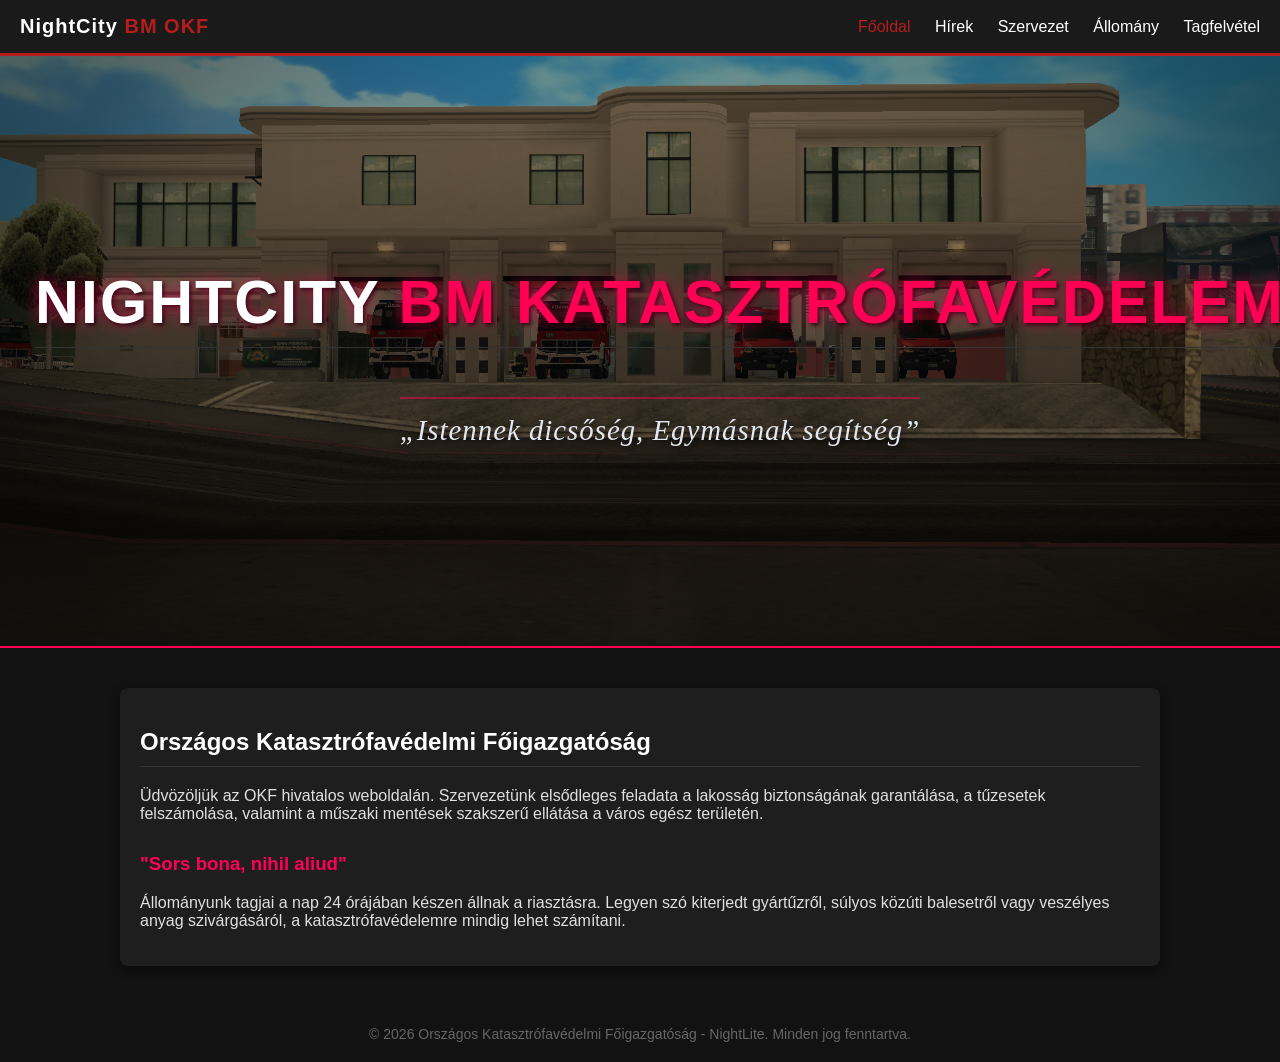
<file: OKF/index.html>
<!DOCTYPE html>
<html lang="hu">
<head>
    <meta charset="UTF-8">
    <meta name="viewport" content="width=device-width, initial-scale=1.0">
    <title>OKF - Főoldal</title>
    <link rel="stylesheet" href="style.css">
    <style>
        /* Főoldali Laktanya Háttér (Hero szekció a szövegekkel együtt) */
        .hero-banner {
            position: relative;
            width: 100%;
            height: 550px; /* A kép magassága a főoldalon */
            /* A képedet használjuk háttérnek, és teszünk rá egy sötétítést, hogy a szöveg tökéletesen olvasható legyen */
            background-image: linear-gradient(rgba(0, 0, 0, 0.4), rgba(0, 0, 0, 0.75)), url('lol.png');
            background-size: cover;
            background-position: center;
            display: flex;
            flex-direction: column;
            justify-content: center;
            align-items: center;
            text-align: center;
            padding: 20px;
            border-bottom: 2px solid #ff0055; /* NightCity neonvörös elválasztó csík az alján */
        }

        /* Főcím stílusa a képen (Élő szöveg) */
        .hero-cim {
            color: #ffffff;
            font-family: 'Arial', sans-serif;
            font-size: 3.8rem;
            font-weight: bold;
            text-transform: uppercase;
            letter-spacing: 2px;
            margin-bottom: 20px;
            text-shadow: 0 0 15px rgba(255, 0, 85, 0.6), 2px 2px 4px rgba(0,0,0,0.9);
        }

        .hero-cim span {
            color: #ff0055; /* Neonvörös kiemelés */
        }

        /* A kért Tűzoltó jelmondat stílusa (Élő szöveg) */
        .hero-jelmondat {
            color: #e2e8f0;
            font-family: 'Georgia', serif;
            font-size: 1.8rem;
            font-style: italic;
            letter-spacing: 1px;
            text-shadow: 2px 2px 8px rgba(0, 0, 0, 0.9);
            border-top: 2px solid rgba(255, 0, 85, 0.5);
            padding-top: 15px;
            max-width: 800px;
        }

        /* Kisebb igazítás a tartalomnak a banner alatt */
        .main-content {
            margin-top: 40px;
        }
    </style>
</head>
<body>

    <header>
        <div class="logo">NightCity <span>BM OKF</span></div>
        <nav>
            <a href="index.html" class="active">Főoldal</a>
            <a href="hirek.html">Hírek</a>
            <a href="szervezet.html">Szervezet</a>
            <a href="allomany.html">Állomány</a>
            <a href="tgf.html">Tagfelvétel</a>
        </nav>
    </header>

    <!-- HÁTTÉRKÉP + A RÁÍRT SZÖVEGEK EGYÜTT -->
    <div class="hero-banner">
        <h1 class="hero-cim">NightCity <span>BM Katasztrófavédelem</span></h1>
        <p class="hero-jelmondat">„Istennek dicsőség, Egymásnak segítség”</p>
    </div>

    <!-- ALSÓ TARTALMI RÉSZ -->
    <div class="container main-content">
        <h2>Országos Katasztrófavédelmi Főigazgatóság</h2>
        <p>Üdvözöljük az OKF hivatalos weboldalán. Szervezetünk elsődleges feladata a lakosság biztonságának garantálása, a tűzesetek felszámolása, valamint a műszaki mentések szakszerű ellátása a város egész területén.</p>
        
        <h3 style="margin-top: 30px; color: #ff0055;">"Sors bona, nihil aliud"</h3>
        <p>Állományunk tagjai a nap 24 órájában készen állnak a riasztásra. Legyen szó kiterjedt gyártűzről, súlyos közúti balesetről vagy veszélyes anyag szivárgásáról, a katasztrófavédelemre mindig lehet számítani.</p>
    </div>

    <footer>
        &copy; 2026 Országos Katasztrófavédelmi Főigazgatóság - NightLite. Minden jog fenntartva.
    </footer>

</body>
</html>
</file>
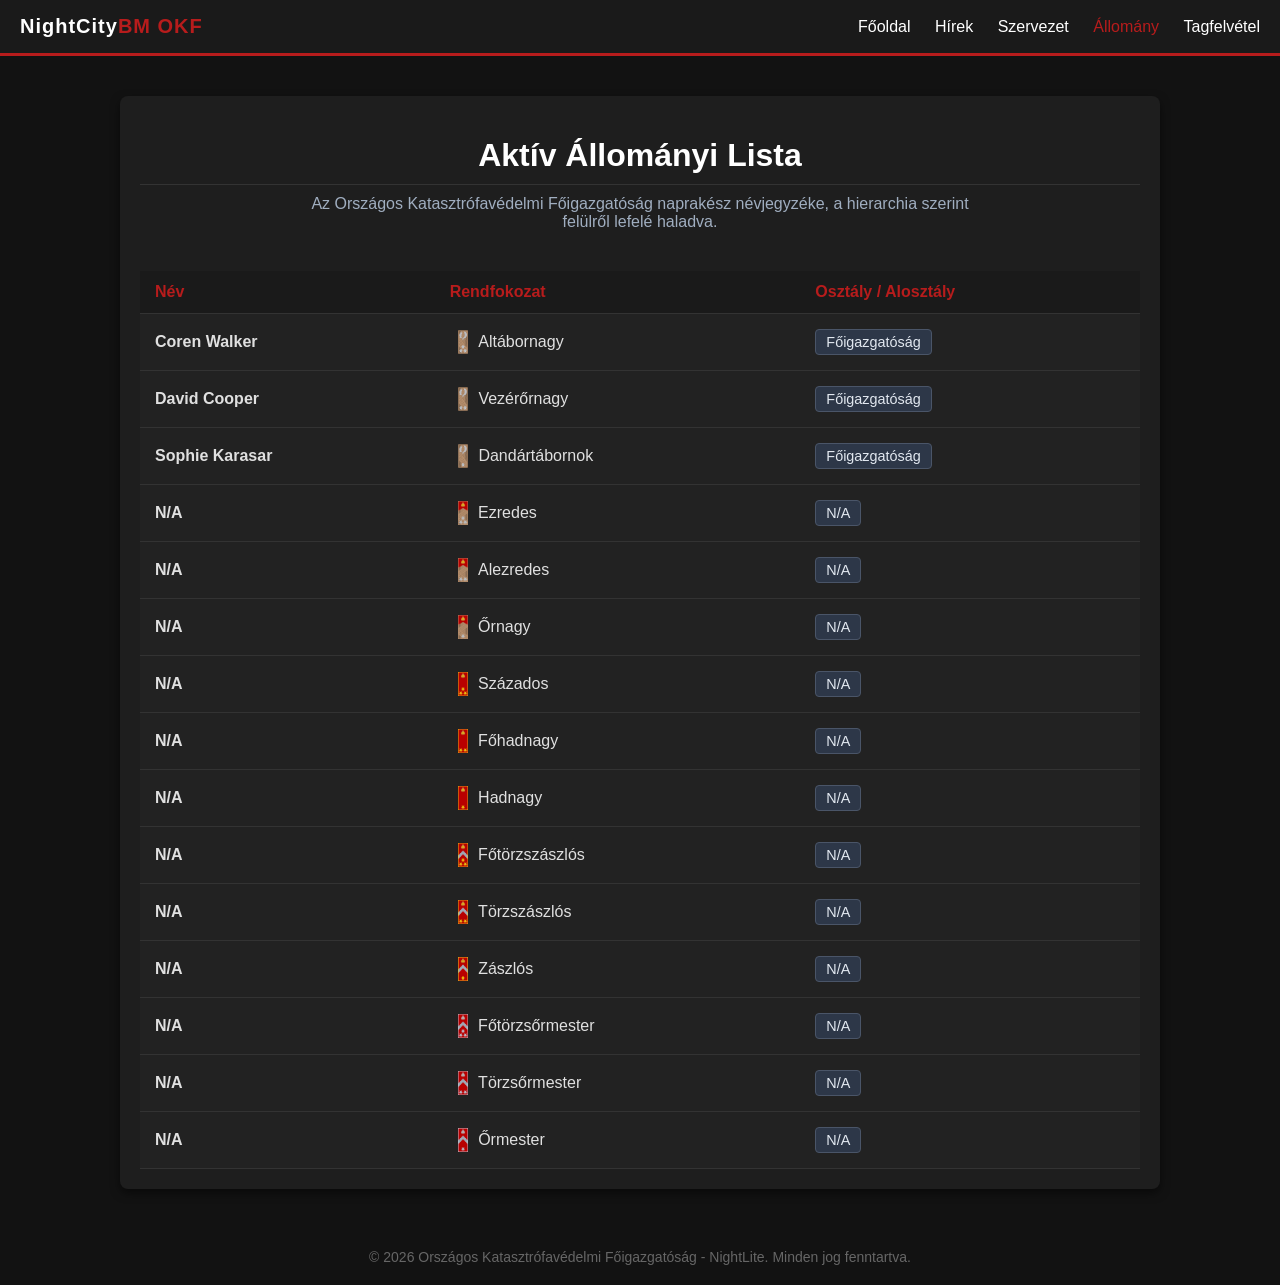
<file: OKF/allomany.html>
<!DOCTYPE html>
<html lang="hu">
<head>
    <meta charset="UTF-8">
    <meta name="viewport" content="width=device-width, initial-scale=1.0">
    <title>OKF - Aktív Állomány</title>
    <link rel="stylesheet" href="style.css">
    <style>
        /* A táblázatban lévő képek stílusa és a hover effekt */
        .rang-elem {
            display: flex;
            align-items: center;
            gap: 10px;
            padding: 4px 8px;
            border-radius: 4px;
            transition: all 0.25s ease;
            cursor: default;
            width: fit-content;
        }
        .rang-jelveny {
            height: 24px;
            width: auto;
            object-fit: contain;
        }

        /* Hover effektek a rendfokozatokra a listán belül */
        .rang-elem:hover {
            background-color: rgba(255, 0, 85, 0.1);
            transform: translateX(5px);
        }
        .rang-elem:hover .rang-jelveny {
            transform: scale(1.15);
            filter: drop-shadow(0 0 8px rgba(255, 0, 85, 0.6));
        }
        .rang-elem:hover span {
            color: #ffffff;
            font-weight: bold;
        }

        /* Osztály badge-ek extra formázása */
        .osztaly-badge {
            background-color: #2d3748;
            color: #e2e8f0;
            padding: 4px 10px;
            border-radius: 4px;
            font-size: 0.9em;
            border: 1px solid #4a5568;
            display: inline-block;
        }
        
        tr:hover .osztaly-badge {
            border-color: #ff0055;
            color: #fff;
            transition: all 0.3s ease;
        }
    </style>
</head>
<body>

    <header>
        <div class="logo">NightCity<span>BM OKF</span></div>
        <nav>
            <a href="index.html">Főoldal</a>
            <a href="hirek.html">Hírek</a>
            <a href="szervezet.html">Szervezet</a>
            <a href="allomany.html" class="active">Állomány</a>
            <a href="tgf.html">Tagfelvétel</a>
        </nav>
    </header>

    <div class="container">
        <h1 style="text-align: center; margin-bottom: 10px;">Aktív Állományi Lista</h1>
        <p style="text-align: center; color: #a0aec0; max-width: 700px; margin: 0 auto 40px auto;">
            Az Országos Katasztrófavédelmi Főigazgatóság naprakész névjegyzéke, a hierarchia szerint felülről lefelé haladva.
        </p>

        <div class="alosztaly-resz">
            <table class="rang-tabla">
                <thead>
                    <tr>
                        <th>Név</th>
                        <th>Rendfokozat</th>
                        <th>Osztály / Alosztály</th>
                    </tr>
                </thead>
                <tbody>
                    
                    <tr>
                        <td><strong>Coren Walker</strong></td>
                        <td>
                            <div class="rang-elem">
                                <img src="rangok/altabornagy.png" alt="Altábornagy" class="rang-jelveny">
                                <span>Altábornagy</span>
                            </div>
                        </td>
                        <td><span class="osztaly-badge">Főigazgatóság</span></td>
                    </tr>
                    <tr>
                        <td><strong>David Cooper</strong></td>
                        <td>
                            <div class="rang-elem">
                                <img src="rangok/vezerornagy.png" alt="Vezérőrnagy" class="rang-jelveny">
                                <span>Vezérőrnagy</span>
                            </div>
                        </td>
                        <td><span class="osztaly-badge">Főigazgatóság</span></td>
                    </tr>
                    <tr>
                        <td><strong>Sophie Karasar</strong></td>
                        <td>
                            <div class="rang-elem">
                                <img src="rangok/dandartabornok.png" alt="Dandártábornok" class="rang-jelveny">
                                <span>Dandártábornok</span>
                            </div>
                        </td>
                        <td><span class="osztaly-badge">Főigazgatóság</span></td>
                    </tr>

                    <tr>
                        <td><strong>N/A</strong></td>
                        <td>
                            <div class="rang-elem">
                                <img src="rangok/ezredes.png" alt="Ezredes" class="rang-jelveny">
                                <span>Ezredes</span>
                            </div>
                        </td>
                        <td><span class="osztaly-badge">N/A</span></td>
                    </tr>
                    <tr>
                        <td><strong>N/A</strong></td>
                        <td>
                            <div class="rang-elem">
                                <img src="rangok/alezredes.png" alt="Alezredes" class="rang-jelveny">
                                <span>Alezredes</span>
                            </div>
                        </td>
                        <td><span class="osztaly-badge">N/A</span></td>
                    </tr>
                    <tr>
                        <td><strong>N/A</strong></td>
                        <td>
                            <div class="rang-elem">
                                <img src="rangok/ornagy.png" alt="Őrnagy" class="rang-jelveny">
                                <span>Őrnagy</span>
                            </div>
                        </td>
                        <td><span class="osztaly-badge">N/A</span></td>
                    </tr>

                    <tr>
                        <td><strong>N/A</strong></td>
                        <td>
                            <div class="rang-elem">
                                <img src="rangok/szazados.png" alt="Százados" class="rang-jelveny">
                                <span>Százados</span>
                            </div>
                        </td>
                        <td><span class="osztaly-badge">N/A</span></td>
                    </tr>
                    <tr>
                        <td><strong>N/A</strong></td>
                        <td>
                            <div class="rang-elem">
                                <img src="rangok/fohadnagy.png" alt="Főhadnagy" class="rang-jelveny">
                                <span>Főhadnagy</span>
                            </div>
                        </td>
                        <td><span class="osztaly-badge">N/A</span></td>
                    </tr>
                    <tr>
                        <td><strong>N/A</strong></td>
                        <td>
                            <div class="rang-elem">
                                <img src="rangok/hadnagy.png" alt="Hadnagy" class="rang-jelveny">
                                <span>Hadnagy</span>
                            </div>
                        </td>
                        <td><span class="osztaly-badge">N/A</span></td>
                    </tr>

                    <tr>
                        <td><strong>N/A</strong></td>
                        <td>
                            <div class="rang-elem">
                                <img src="rangok/fotorzszaszlos.png" alt="Főtörzszászlós" class="rang-jelveny">
                                <span>Főtörzszászlós</span>
                            </div>
                        </td>
                        <td><span class="osztaly-badge">N/A</span></td>
                    </tr>
                    <tr>
                        <td><strong>N/A</strong></td>
                        <td>
                            <div class="rang-elem">
                                <img src="rangok/torzszaszlos.png" alt="Törzszászlós" class="rang-jelveny">
                                <span>Törzszászlós</span>
                            </div>
                        </td>
                        <td><span class="osztaly-badge">N/A</span></td>
                    </tr>
                    <tr>
                        <td><strong>N/A</strong></td>
                        <td>
                            <div class="rang-elem">
                                <img src="rangok/zaszlos.png" alt="Zászlós" class="rang-jelveny">
                                <span>Zászlós</span>
                            </div>
                        </td>
                        <td><span class="osztaly-badge">N/A</span></td>
                    </tr>

                    <tr>
                        <td><strong>N/A</strong></td>
                        <td>
                            <div class="rang-elem">
                                <img src="rangok/fotorzsormester.png" alt="Főtörzsőrmester" class="rang-jelveny">
                                <span>Főtörzsőrmester</span>
                            </div>
                        </td>
                        <td><span class="osztaly-badge">N/A</span></td>
                    </tr>
                    <tr>
                        <td><strong>N/A</strong></td>
                        <td>
                            <div class="rang-elem">
                                <img src="rangok/torzsormester.png" alt="Törzsőrmester" class="rang-jelveny">
                                <span>Törzsőrmester</span>
                            </div>
                        </td>
                        <td><span class="osztaly-badge">N/A</span></td>
                    </tr>
                    <tr>
                        <td><strong>N/A</strong></td>
                        <td>
                            <div class="rang-elem">
                                <img src="rangok/ormester.png" alt="Őrmester" class="rang-jelveny">
                                <span>Őrmester</span>
                            </div>
                        </td>
                        <td><span class="osztaly-badge">N/A</span></td>
                    </tr>

                </tbody>
            </table>
        </div>
    </div>

    <footer>
        &copy; 2026 Országos Katasztrófavédelmi Főigazgatóság - NightLite. Minden jog fenntartva.
    </footer>

</body>
</html>
</file>
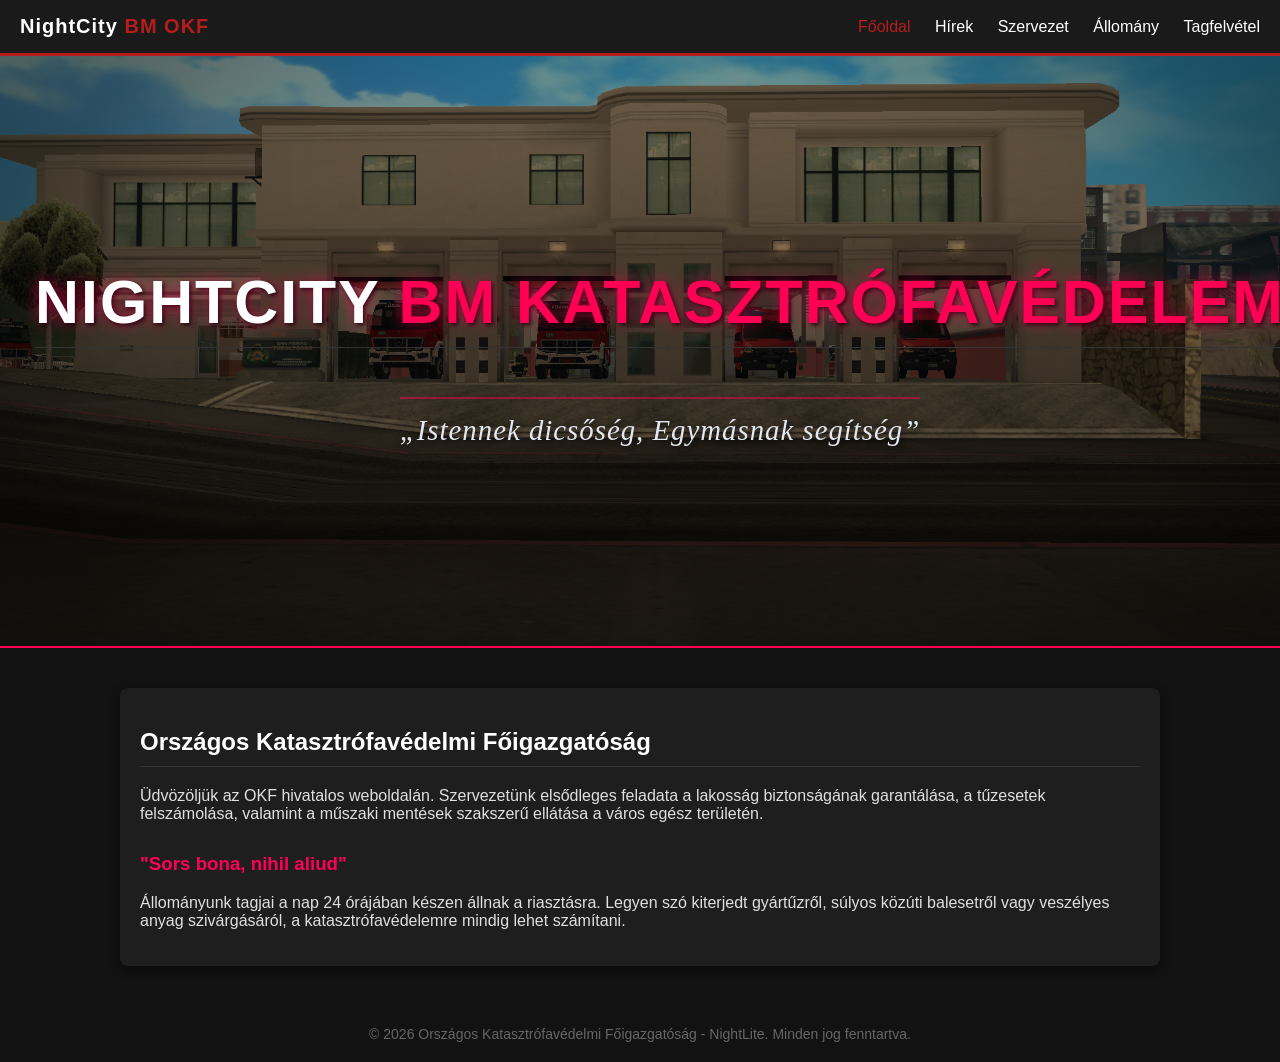
<file: OKF/fooldal.html>
<!DOCTYPE html>
<html lang="hu">
<head>
    <meta charset="UTF-8">
    <meta name="viewport" content="width=device-width, initial-scale=1.0">
    <title>OKF - Főoldal</title>
    <link rel="stylesheet" href="style.css">
    <style>
        /* Főoldali Laktanya Háttér (Hero szekció a szövegekkel együtt) */
        .hero-banner {
            position: relative;
            width: 100%;
            height: 550px; /* A kép magassága a főoldalon */
            /* A képedet használjuk háttérnek, és teszünk rá egy sötétítést, hogy a szöveg tökéletesen olvasható legyen */
            background-image: linear-gradient(rgba(0, 0, 0, 0.4), rgba(0, 0, 0, 0.75)), url('lol.png');
            background-size: cover;
            background-position: center;
            display: flex;
            flex-direction: column;
            justify-content: center;
            align-items: center;
            text-align: center;
            padding: 20px;
            border-bottom: 2px solid #ff0055; /* NightCity neonvörös elválasztó csík az alján */
        }

        /* Főcím stílusa a képen (Élő szöveg) */
        .hero-cim {
            color: #ffffff;
            font-family: 'Arial', sans-serif;
            font-size: 3.8rem;
            font-weight: bold;
            text-transform: uppercase;
            letter-spacing: 2px;
            margin-bottom: 20px;
            text-shadow: 0 0 15px rgba(255, 0, 85, 0.6), 2px 2px 4px rgba(0,0,0,0.9);
        }

        .hero-cim span {
            color: #ff0055; /* Neonvörös kiemelés */
        }

        /* A kért Tűzoltó jelmondat stílusa (Élő szöveg) */
        .hero-jelmondat {
            color: #e2e8f0;
            font-family: 'Georgia', serif;
            font-size: 1.8rem;
            font-style: italic;
            letter-spacing: 1px;
            text-shadow: 2px 2px 8px rgba(0, 0, 0, 0.9);
            border-top: 2px solid rgba(255, 0, 85, 0.5);
            padding-top: 15px;
            max-width: 800px;
        }

        /* Kisebb igazítás a tartalomnak a banner alatt */
        .main-content {
            margin-top: 40px;
        }
    </style>
</head>
<body>

    <header>
        <div class="logo">NightCity <span>BM OKF</span></div>
        <nav>
            <a href="fooldal.html" class="active">Főoldal</a>
            <a href="hirek.html">Hírek</a>
            <a href="szervezet.html">Szervezet</a>
            <a href="allomany.html">Állomány</a>
            <a href="tgf.html">Tagfelvétel</a>
        </nav>
    </header>

    <!-- HÁTTÉRKÉP + A RÁÍRT SZÖVEGEK EGYÜTT -->
    <div class="hero-banner">
        <h1 class="hero-cim">NightCity <span>BM Katasztrófavédelem</span></h1>
        <p class="hero-jelmondat">„Istennek dicsőség, Egymásnak segítség”</p>
    </div>

    <!-- ALSÓ TARTALMI RÉSZ -->
    <div class="container main-content">
        <h2>Országos Katasztrófavédelmi Főigazgatóság</h2>
        <p>Üdvözöljük az OKF hivatalos weboldalán. Szervezetünk elsődleges feladata a lakosság biztonságának garantálása, a tűzesetek felszámolása, valamint a műszaki mentések szakszerű ellátása a város egész területén.</p>
        
        <h3 style="margin-top: 30px; color: #ff0055;">"Sors bona, nihil aliud"</h3>
        <p>Állományunk tagjai a nap 24 órájában készen állnak a riasztásra. Legyen szó kiterjedt gyártűzről, súlyos közúti balesetről vagy veszélyes anyag szivárgásáról, a katasztrófavédelemre mindig lehet számítani.</p>
    </div>

    <footer>
        &copy; 2026 Országos Katasztrófavédelmi Főigazgatóság - NightLite. Minden jog fenntartva.
    </footer>

</body>
</html>
</file>
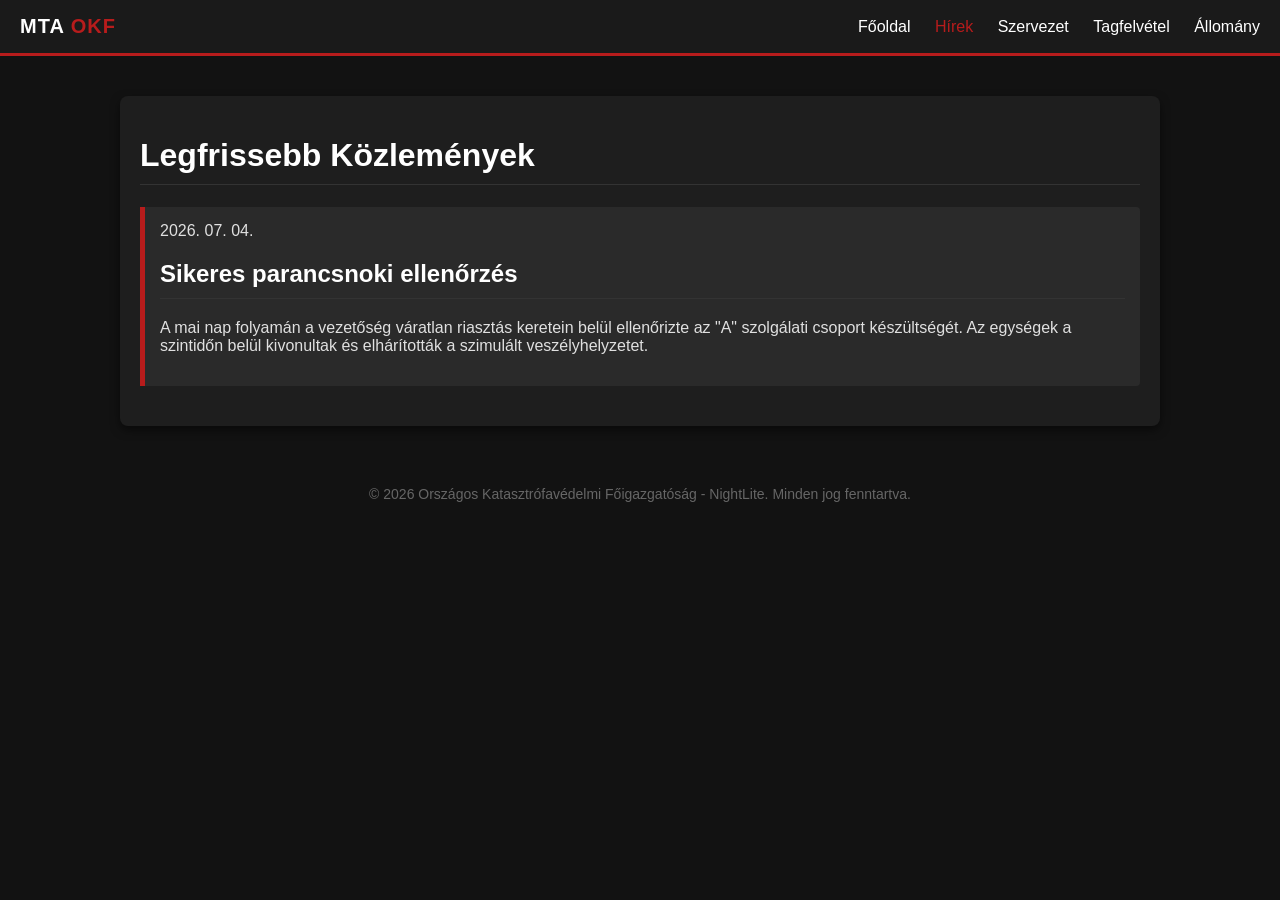
<file: OKF/hirek.html>
<!DOCTYPE html>
<html lang="hu">
<head>
    <meta charset="UTF-8">
    <meta name="viewport" content="width=device-width, initial-scale=1.0">
    <title>OKF - Hírek</title>
    <link rel="stylesheet" href="style.css">
</head>
<body>

    <header>
        <div class="logo">MTA <span>OKF</span></div>
        <nav>
            <a href="index.html">Főoldal</a>
            <a href="hirek.html" class="active">Hírek</a>
            <a href="szervezet.html">Szervezet</a>
            <a href="tgf.html">Tagfelvétel</a>
            <a href="allomany.html">Állomány</a>
        </nav>
    </header>

    <div class="container">
        <h1>Legfrissebb Közlemények</h1>

        <div class="hir-kartya">
            <div class="hir-datum">2026. 07. 04.</div>
            <h2>Sikeres parancsnoki ellenőrzés</h2>
            <p>A mai nap folyamán a vezetőség váratlan riasztás keretein belül ellenőrizte az "A" szolgálati csoport készültségét. Az egységek a szintidőn belül kivonultak és elhárították a szimulált veszélyhelyzetet.</p>
        </div>
    </div>

    <footer>
        &copy; 2026 Országos Katasztrófavédelmi Főigazgatóság - NightLite. Minden jog fenntartva.
    </footer>

</body>
</html>
</file>
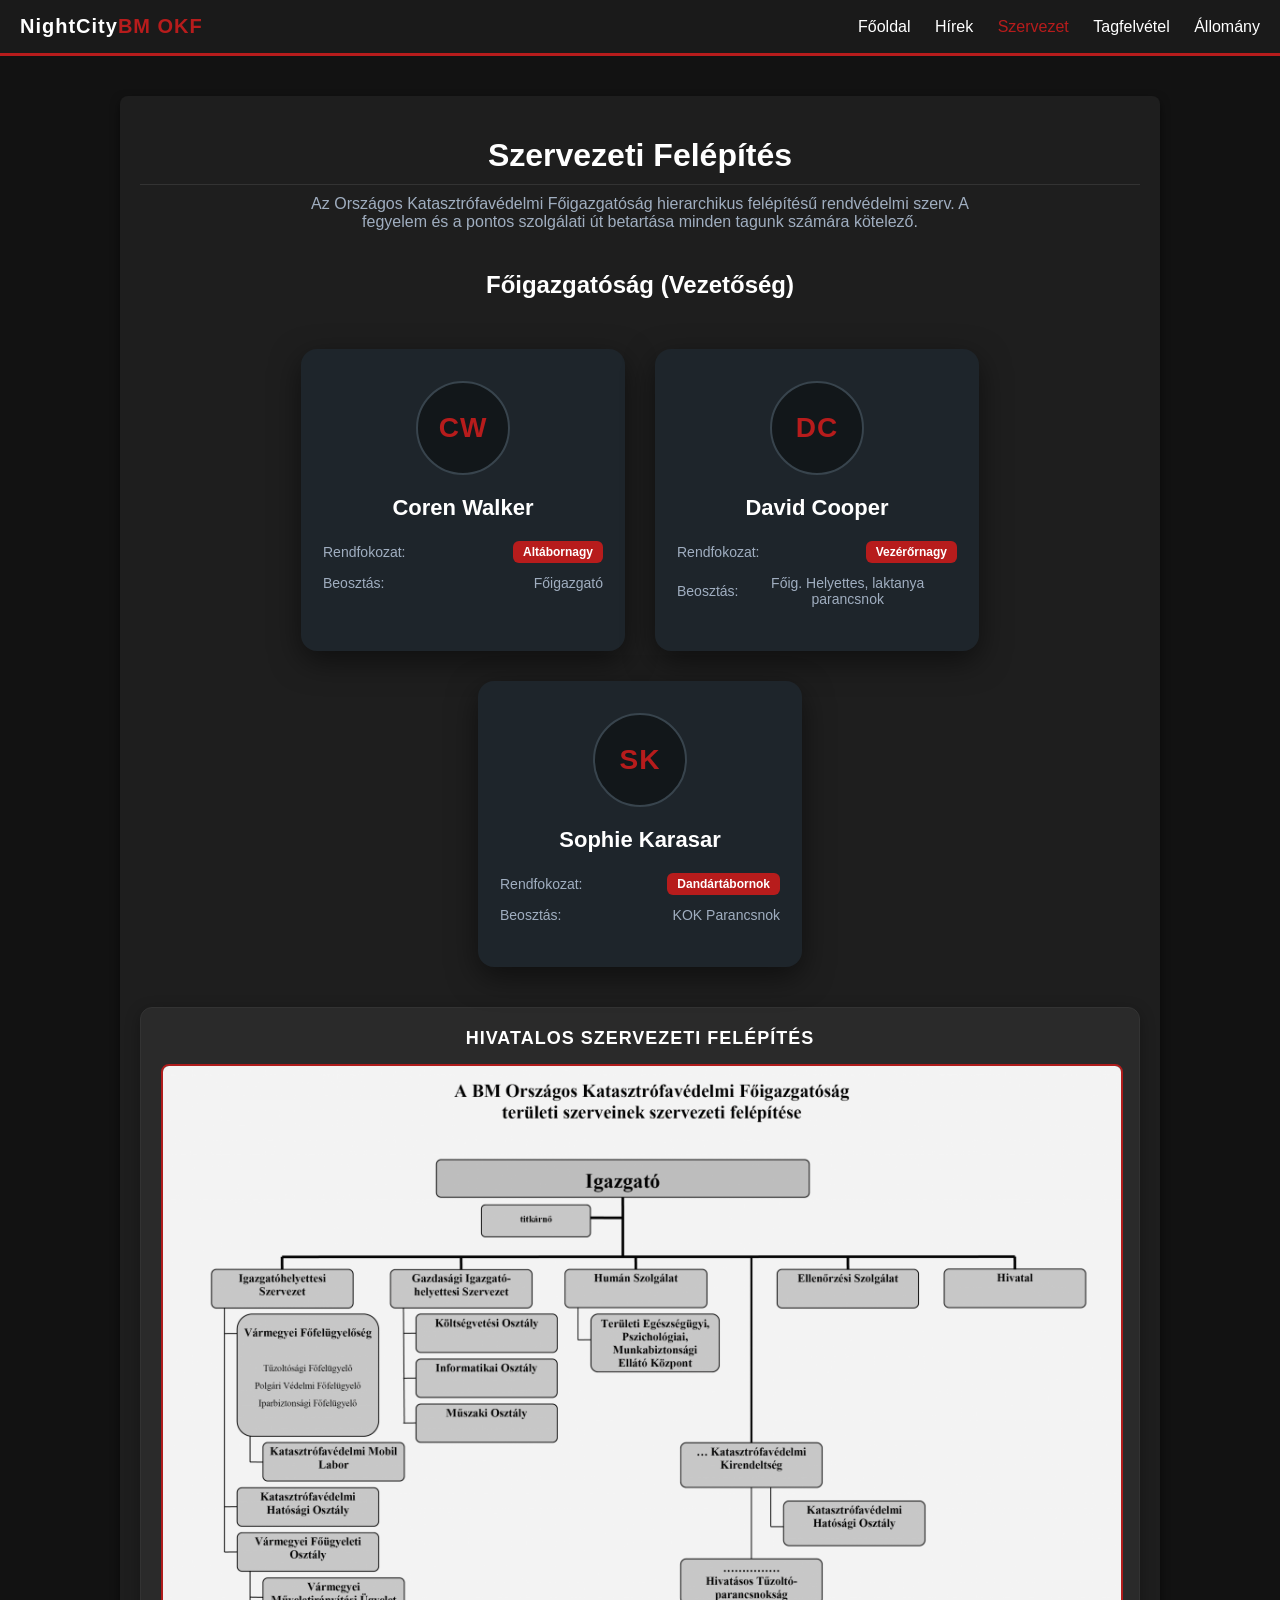
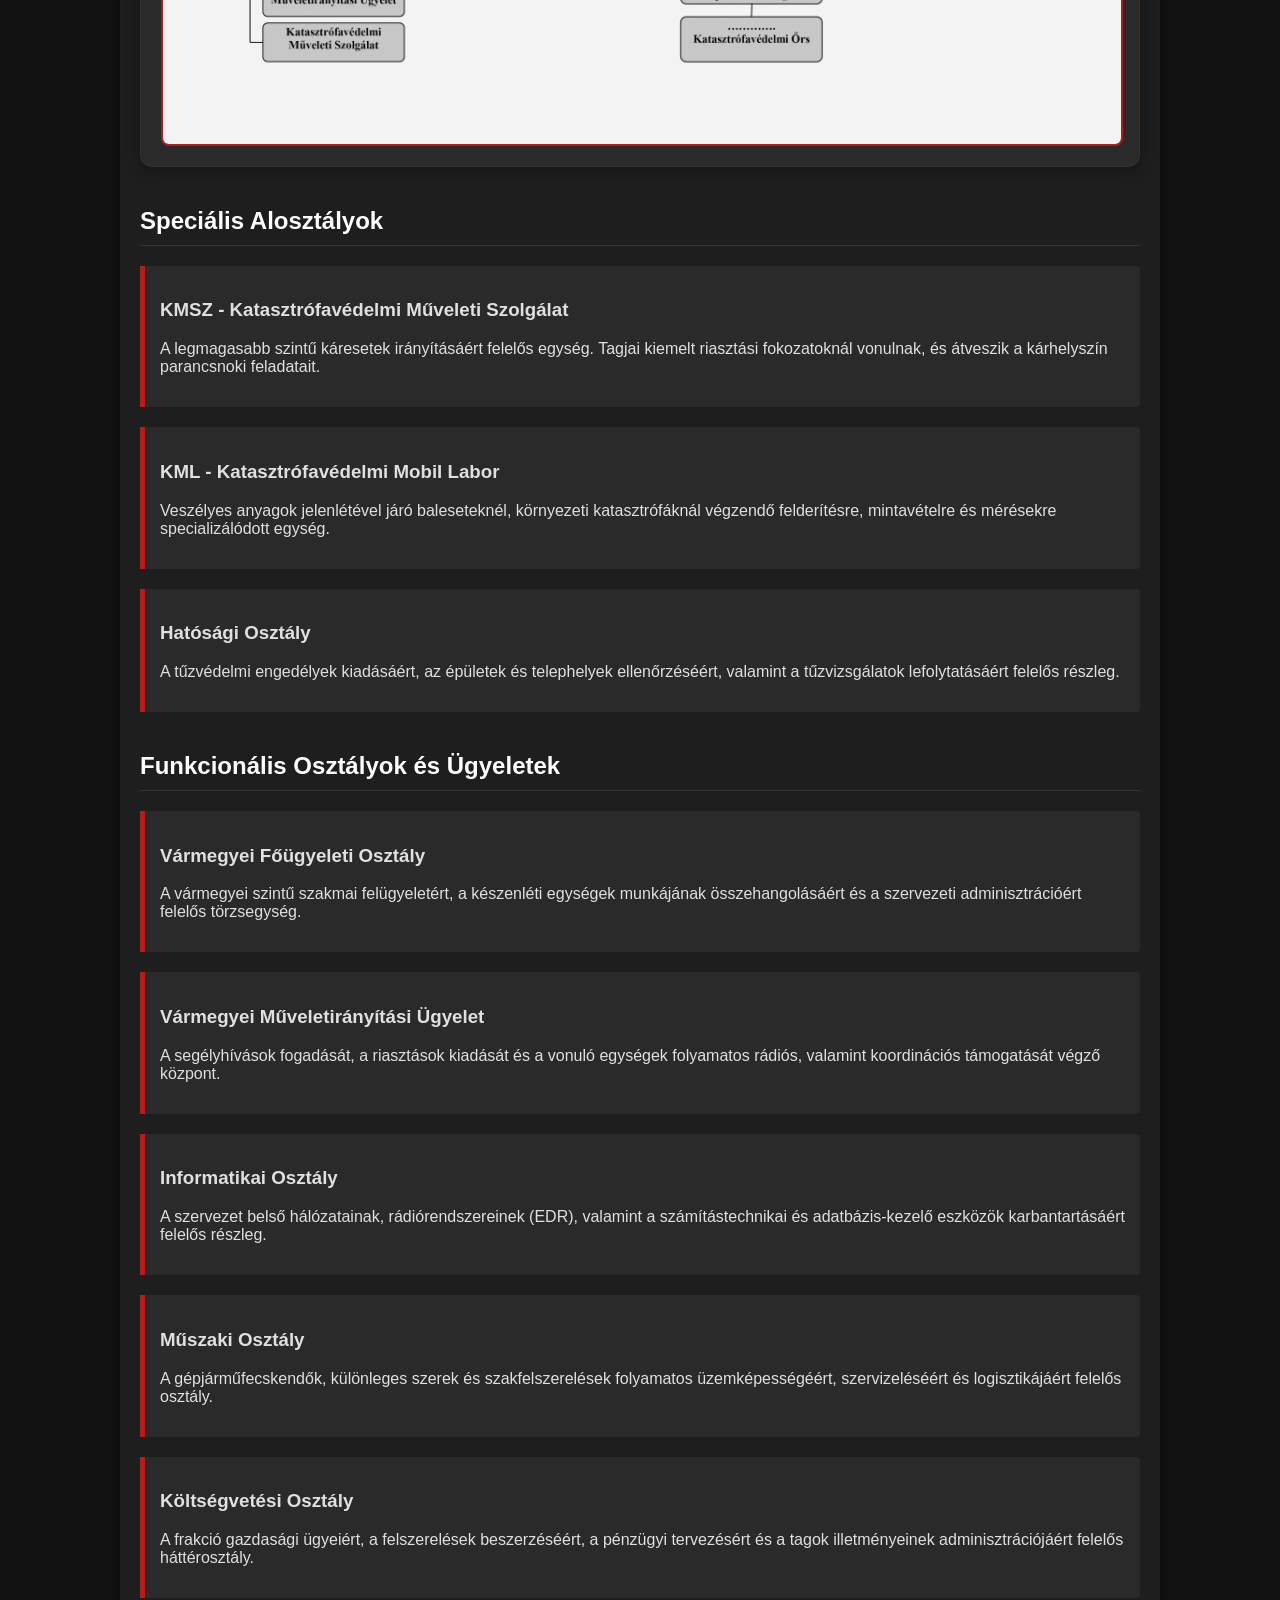
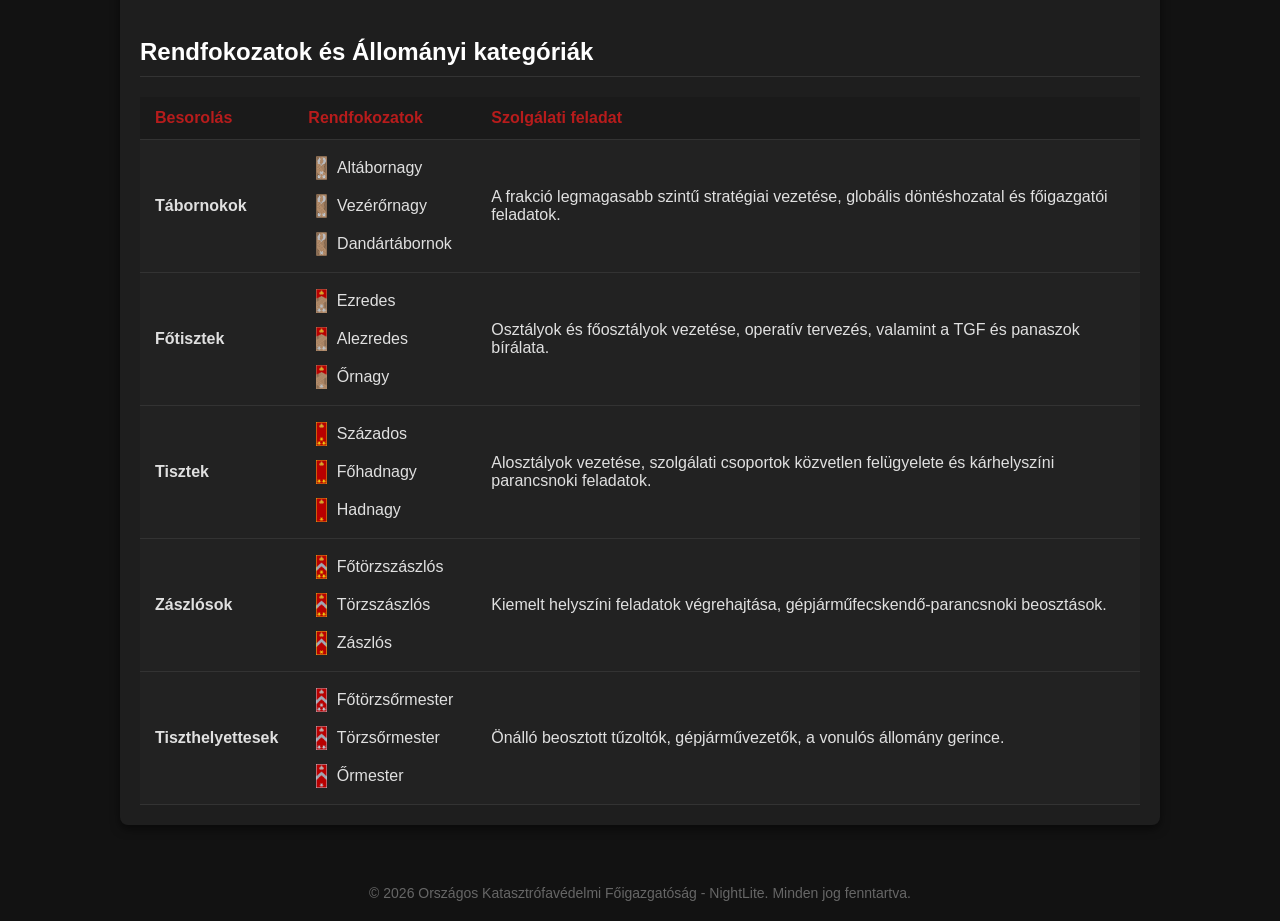
<file: OKF/szervezet.html>
<!DOCTYPE html>
<html lang="hu">
<head>
    <meta charset="UTF-8">
    <meta name="viewport" content="width=device-width, initial-scale=1.0">
    <title>OKF - Szervezeti Felépítés</title>
    <link rel="stylesheet" href="style.css">
    <style>
        /* Kis extra stílus a táblázatban lévő képekhez, hogy szépen igazodjanak a szöveghez */
        .rang-elem {
            display: flex;
            align-items: center;
            gap: 10px;
            margin-bottom: 6px;
        }
        .rang-elem:last-child {
            margin-bottom: 0;
        }
        .rang-jelveny {
            height: 24px; /* A jelvények magassága, a stílusodhoz igazíthatod */
            width: auto;
            object-fit: contain;
        }
    </style>
</head>
<body>

    <header>
        <div class="logo">NightCity<span>BM OKF</span></div>
        <nav>
            <a href="index.html">Főoldal</a>
            <a href="hirek.html">Hírek</a>
            <a href="szervezet.html" class="active">Szervezet</a>
            <a href="tgf.html">Tagfelvétel</a>
            <a href="allomany.html">Állomány</a>
        </nav>
    </header>

    <div class="container">
        <h1 style="text-align: center; margin-bottom: 10px;">Szervezeti Felépítés</h1>
        <p style="text-align: center; color: #a0aec0; max-width: 700px; margin: 0 auto 40px auto;">
            Az Országos Katasztrófavédelmi Főigazgatóság hierarchikus felépítésű rendvédelmi szerv. A fegyelem és a pontos szolgálati út betartása minden tagunk számára kötelező.
        </p>

        <h2 style="text-align: center; margin-top: 20px; border-bottom: none;">Főigazgatóság (Vezetőség)</h2>
        
        <div class="vezetoseg-container">
            
            <div class="vezeto-kartya">
                <div class="monogram-kor">CW</div>
                <div class="vezeto-nev">Coren Walker</div>
                
                <div class="info-sor">
                    <span>Rendfokozat:</span>
                    <span class="mini-badge">Altábornagy</span>
                </div>
                <div class="info-sor">
                    <span>Beosztás:</span>
                    <span>Főigazgató</span>
                </div>
            </div>

            <div class="vezeto-kartya">
                <div class="monogram-kor">DC</div>
                <div class="vezeto-nev">David Cooper</div>
                
                <div class="info-sor">
                    <span>Rendfokozat:</span>
                    <span class="mini-badge">Vezérőrnagy</span>
                </div>
                <div class="info-sor">
                    <span>Beosztás:</span>
                    <span>Főig. Helyettes, laktanya parancsnok</span>
                </div>
            </div>

            <div class="vezeto-kartya">
                <div class="monogram-kor">SK</div>
                <div class="vezeto-nev">Sophie Karasar</div>
                
                <div class="info-sor">
                    <span>Rendfokozat:</span>
                    <span class="mini-badge">Dandártábornok</span>
                </div>
                <div class="info-sor">
                    <span>Beosztás:</span>
                    <span>KOK Parancsnok</span>
                </div>
            </div>

        </div>

        <div class="szervezeti-abra-box">
            <h3>Hivatalos Szervezeti Felépítés</h3>
            <img src="felepites.png" alt="Szervezeti Felépítés Ábra" class="szervezeti-abra-img">
        </div>

        <div class="alosztaly-resz">
            <h2>Speciális Alosztályok</h2>
            <div class="hir-kartya">
                <h3>KMSZ - Katasztrófavédelmi Műveleti Szolgálat</h3>
                <p>A legmagasabb szintű káresetek irányításáért felelős egység. Tagjai kiemelt riasztási fokozatoknál vonulnak, és átveszik a kárhelyszín parancsnoki feladatait.</p>
            </div>
            <div class="hir-kartya">
                <h3>KML - Katasztrófavédelmi Mobil Labor</h3>
                <p>Veszélyes anyagok jelenlétével járó baleseteknél, környezeti katasztrófáknál végzendő felderítésre, mintavételre és mérésekre specializálódott egység.</p>
            </div>
            <div class="hir-kartya">
                <h3>Hatósági Osztály</h3>
                <p>A tűzvédelmi engedélyek kiadásáért, az épületek és telephelyek ellenőrzéséért, valamint a tűzvizsgálatok lefolytatásáért felelős részleg.</p>
            </div>
        </div> 

        <div class="alosztaly-resz">
            <h2>Funkcionális Osztályok és Ügyeletek</h2>
            <div class="hir-kartya">
                <h3>Vármegyei Főügyeleti Osztály</h3>
                <p>A vármegyei szintű szakmai felügyeletért, a készenléti egységek munkájának összehangolásáért és a szervezeti adminisztrációért felelős törzsegység.</p>
            </div>
            <div class="hir-kartya">
                <h3>Vármegyei Műveletirányítási Ügyelet</h3>
                <p>A segélyhívások fogadását, a riasztások kiadását és a vonuló egységek folyamatos rádiós, valamint koordinációs támogatását végző központ.</p>
            </div>
            <div class="hir-kartya">
                <h3>Informatikai Osztály</h3>
                <p>A szervezet belső hálózatainak, rádiórendszereinek (EDR), valamint a számítástechnikai és adatbázis-kezelő eszközök karbantartásáért felelős részleg.</p>
            </div>
            <div class="hir-kartya">
                <h3>Műszaki Osztály</h3>
                <p>A gépjárműfecskendők, különleges szerek és szakfelszerelések folyamatos üzemképességéért, szervizeléséért és logisztikájáért felelős osztály.</p>
            </div>
            <div class="hir-kartya">
                <h3>Költségvetési Osztály</h3>
                <p>A frakció gazdasági ügyeiért, a felszerelések beszerzéséért, a pénzügyi tervezésért és a tagok illetményeinek adminisztrációjáért felelős háttérosztály.</p>
            </div>
        </div>

        <div class="alosztaly-resz">
            <h2>Rendfokozatok és Állományi kategóriák</h2>
            <table class="rang-tabla">
                <thead>
                    <tr>
                        <th>Besorolás</th>
                        <th>Rendfokozatok</th>
                        <th>Szolgálati feladat</th>
                    </tr>
                </thead>
                <tbody>
                    <tr>
                        <td><strong>Tábornokok</strong></td>
                        <td>
                            <div class="rang-elem"><img src="rangok/altabornagy.png" alt="Altábornagy" class="rang-jelveny"> <span>Altábornagy</span></div>
                            <div class="rang-elem"><img src="rangok/vezerornagy.png" alt="Vezérőrnagy" class="rang-jelveny"> <span>Vezérőrnagy</span></div>
                            <div class="rang-elem"><img src="rangok/dandartabornok.png" alt="Dandártábornok" class="rang-jelveny"> <span>Dandártábornok</span></div>
                        </td>
                        <td>A frakció legmagasabb szintű stratégiai vezetése, globális döntéshozatal és főigazgatói feladatok.</td>
                    </tr>
                    <tr>
                        <td><strong>Főtisztek</strong></td>
                        <td>
                            <div class="rang-elem"><img src="rangok/ezredes.png" alt="Ezredes" class="rang-jelveny"> <span>Ezredes</span></div>
                            <div class="rang-elem"><img src="rangok/alezredes.png" alt="Alezredes" class="rang-jelveny"> <span>Alezredes</span></div>
                            <div class="rang-elem"><img src="rangok/ornagy.png" alt="Őrnagy" class="rang-jelveny"> <span>Őrnagy</span></div>
                        </td>
                        <td>Osztályok és főosztályok vezetése, operatív tervezés, valamint a TGF és panaszok bírálata.</td>
                    </tr>
                    <tr>
                        <td><strong>Tisztek</strong></td>
                        <td>
                            <div class="rang-elem"><img src="rangok/szazados.png" alt="Százados" class="rang-jelveny"> <span>Százados</span></div>
                            <div class="rang-elem"><img src="rangok/fohadnagy.png" alt="Főhadnagy" class="rang-jelveny"> <span>Főhadnagy</span></div>
                            <div class="rang-elem"><img src="rangok/hadnagy.png" alt="Hadnagy" class="rang-jelveny"> <span>Hadnagy</span></div>
                        </td>
                        <td>Alosztályok vezetése, szolgálati csoportok közvetlen felügyelete és kárhelyszíni parancsnoki feladatok.</td>
                    </tr>
                    <tr>
                        <td><strong>Zászlósok</strong></td>
                        <td>
                            <div class="rang-elem"><img src="rangok/fotorzszaszlos.png" alt="Főtörzszászlós" class="rang-jelveny"> <span>Főtörzszászlós</span></div>
                            <div class="rang-elem"><img src="rangok/torzszaszlos.png" alt="Törzszászlós" class="rang-jelveny"> <span>Törzszászlós</span></div>
                            <div class="rang-elem"><img src="rangok/zaszlos.png" alt="Zászlós" class="rang-jelveny"> <span>Zászlós</span></div>
                        </td>
                        <td>Kiemelt helyszíni feladatok végrehajtása, gépjárműfecskendő-parancsnoki beosztások.</td>
                    </tr>
                    <tr>
                        <td><strong>Tiszthelyettesek</strong></td>
                        <td>
                            <div class="rang-elem"><img src="rangok/fotorzsormester.png" alt="Főtörzsőrmester" class="rang-jelveny"> <span>Főtörzsőrmester</span></div>
                            <div class="rang-elem"><img src="rangok/torzsormester.png" alt="Törzsőrmester" class="rang-jelveny"> <span>Törzsőrmester</span></div>
                            <div class="rang-elem"><img src="rangok/ormester.png" alt="Őrmester" class="rang-jelveny"> <span>Őrmester</span></div>
                        </td>
                        <td>Önálló beosztott tűzoltók, gépjárművezetők, a vonulós állomány gerince.</td>
                    </tr>
                </tbody>
            </table>
        </div>
    </div>

    <footer>
        &copy; 2026 Országos Katasztrófavédelmi Főigazgatóság - NightLite. Minden jog fenntartva.
    </footer>

</body>
</html>
</file>
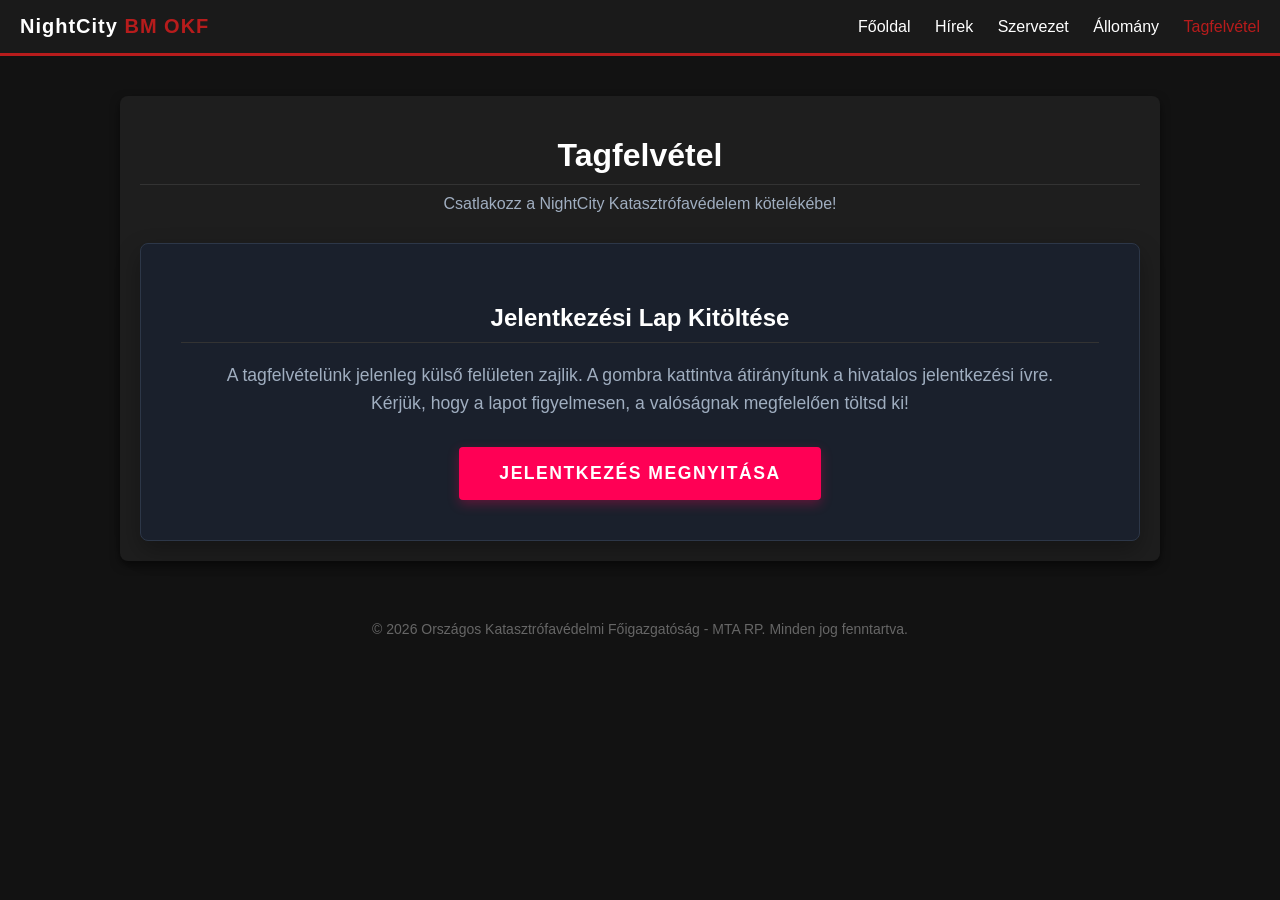
<file: OKF/tgf.html>
<!DOCTYPE html>
<html lang="hu">
<head>
    <meta charset="UTF-8">
    <meta name="viewport" content="width=device-width, initial-scale=1.0">
    <title>OKF - Tagfelvétel</title>
    <link rel="stylesheet" href="style.css">
    <style>
        /* TGF Információs Box */
        .tgf-info-box {
            background-color: #1a202c;
            border: 1px solid #2d3748;
            border-radius: 8px;
            padding: 40px;
            margin-top: 30px;
            text-align: center;
            box-shadow: 0 10px 25px rgba(0, 0, 0, 0.3);
        }

        .tgf-info-box h2 {
            color: #ffffff;
            margin-bottom: 15px;
        }

        .tgf-info-box p {
            color: #a0aec0;
            margin-bottom: 30px;
            font-size: 1.1em;
            line-height: 1.6;
        }

        /* A TGF Link Gomb stílusa */
        .tgf-link-gomb {
            display: inline-block;
            background-color: #ff0055;
            color: #ffffff;
            text-decoration: none;
            padding: 16px 40px;
            font-size: 1.1em;
            font-weight: bold;
            text-transform: uppercase;
            letter-spacing: 1.5px;
            border-radius: 4px;
            transition: all 0.3s ease;
            box-shadow: 0 4px 12px rgba(255, 0, 85, 0.3);
        }

        /* Hover effekt a gombra klikkelés előtt */
        .tgf-link-gomb:hover {
            background-color: #e0004c;
            box-shadow: 0 0 25px rgba(255, 0, 85, 0.7);
            transform: translateY(-3px);
            color: #ffffff;
        }

        .tgf-link-gomb:active {
            transform: translateY(-1px);
        }
    </style>
</head>
<body>

    <header>
        <div class="logo">NightCity <span>BM OKF</span></div>
        <nav>
            <a href="index.html">Főoldal</a>
            <a href="hirek.html">Hírek</a>
            <a href="szervezet.html">Szervezet</a>
            <a href="allomany.html">Állomány</a>
            <a href="tgf.html" class="active">Tagfelvétel</a>
        </nav>
    </header>

    <div class="container">
        <h1 style="text-align: center; margin-bottom: 10px;">Tagfelvétel</h1>
        <p style="text-align: center; color: #a0aec0; max-width: 700px; margin: 0 auto 10px auto;">
            Csatlakozz a NightCity Katasztrófavédelem kötelékébe!
        </p>

        <div class="tgf-info-box">
            <h2>Jelentkezési Lap Kitöltése</h2>
            <p>
                A tagfelvételünk jelenleg külső felületen zajlik. A gombra kattintva átirányítunk a hivatalos jelentkezési ívre.<br>
                Kérjük, hogy a lapot figyelmesen, a valóságnak megfelelően töltsd ki!
            </p>
            
            <a href="https://forms.gle/5xJKYMvjpdZ99ucZ9" target="_blank" class="tgf-link-gomb">Jelentkezés megnyitása</a>
        </div>
    </div>

    <footer>
        &copy; 2026 Országos Katasztrófavédelmi Főigazgatóság - MTA RP. Minden jog fenntartva.
    </footer>

</body>
</html>
</file>
<file: OKF/style.css>
/* ==========================================================================
   1. ALAPBEÁLLÍTÁSOK & DESIGN
   ========================================================================== */
body {
    font-family: 'Segoe UI', Tahoma, Geneva, Verdana, sans-serif;
    margin: 0;
    padding: 0;
    background-color: #121212;
    color: #e0e0e0;
}

.container {
    max-width: 1000px;
    margin: 40px auto;
    padding: 20px;
    background-color: #1e1e1e;
    border-radius: 8px;
    box-shadow: 0 4px 10px rgba(0,0,0,0.5);
}

h1, h2 {
    color: #ffffff;
    border-bottom: 1px solid #333;
    padding-bottom: 10px;
}

/* ==========================================================================
   2. NAVIGÁCIÓS SÁV (HEADER)
   ========================================================================== */
header {
    background-color: #1a1a1a;
    border-bottom: 3px solid #b71c1c;
    padding: 15px 20px;
    display: flex;
    justify-content: space-between;
    align-items: center;
}

.logo {
    color: #ffffff;
    font-weight: bold;
    font-size: 20px;
    letter-spacing: 1px;
}

.logo span {
    color: #b71c1c;
}

nav a {
    color: #ffffff;
    text-decoration: none;
    margin-left: 20px;
    font-weight: 500;
    transition: color 0.3s;
}

nav a:hover, nav a.active {
    color: #b71c1c;
}

/* ==========================================================================
   3. HÍREK & ALOSZTÁLYOK
   ========================================================================== */
.hir-kartya {
    background-color: #2a2a2a;
    border-left: 5px solid #b71c1c;
    padding: 15px;
    margin-bottom: 20px;
    border-radius: 0 4px 4px 0;
}

.alosztaly-resz {
    margin-top: 40px;
}

/* ==========================================================================
   4. VEZETŐSÉGI KÁRTYÁK & VAJPUHA HOVER EFFEKT (MONOGRAMMAL)
   ========================================================================== */
.vezetoseg-container {
    display: flex;
    gap: 30px;
    margin: 40px auto;
    justify-content: center;
    flex-wrap: wrap;
}

.vezeto-kartya {
    background: #1e252b;
    border: 2px solid transparent;
    border-radius: 16px;
    padding: 30px 20px;
    width: 280px;
    text-align: center;
    box-shadow: 0 10px 30px rgba(0, 0, 0, 0.5);
    transition: all 0.4s cubic-bezier(0.25, 0.8, 0.25, 1);
    cursor: pointer;
}

/* Monogram kör stílusa */
.monogram-kor {
    width: 90px;
    height: 90px;
    background: #12171a;
    border-radius: 50%;
    margin: 0 auto 20px auto;
    display: flex;
    align-items: center;
    justify-content: center;
    border: 2px solid #38444d;
    color: #b71c1c;
    font-size: 28px;
    font-weight: bold;
    letter-spacing: 1px;
    transition: all 0.4s ease;
}

.vezeto-nev {
    font-size: 22px;
    font-weight: bold;
    color: #ffffff;
    margin-bottom: 20px;
    transition: color 0.4s ease;
}

.info-sor {
    display: flex;
    justify-content: space-between;
    align-items: center;
    margin-bottom: 12px;
    font-size: 14px;
    color: #a0aec0;
    transition: color 0.4s ease;
}

.mini-badge {
    padding: 4px 10px;
    border-radius: 6px;
    font-size: 12px;
    font-weight: 600;
    background-color: #b71c1c;
    color: #fff;
}

/* --- HOVER SZABÁLYOK --- */
.vezeto-kartya:hover {
    background: #ffffff;
    transform: translateY(-10px);
    border-color: #ff3333;
    box-shadow: 0 0 25px rgba(255, 51, 51, 0.6), 0 15px 35px rgba(0, 0, 0, 0.2); 
}

.vezeto-kartya:hover .vezeto-nev {
    color: #12171a;
}

.vezeto-kartya:hover .info-sor {
    color: #4a5568;
}

.vezeto-kartya:hover .monogram-kor {
    background: #f7fafc;
    border-color: #ff3333;
    color: #ff3333;
    box-shadow: 0 0 15px rgba(255, 51, 51, 0.4); 
}

/* ==========================================================================
   5. RANGLÉTRA TÁBLÁZAT & LÁBLÉC
   ========================================================================== */
.rang-tabla {
    width: 100%;
    border-collapse: collapse;
    margin-top: 15px;
    background-color: #222;
}

.rang-tabla th, .rang-tabla td {
    padding: 12px 15px;
    text-align: left;
    border-bottom: 1px solid #333;
}

.rang-tabla th {
    background-color: #1a1a1a;
    color: #b71c1c;
}

.rang-tabla tr:hover {
    background-color: #2a2a2a;
}

footer {
    text-align: center;
    padding: 20px;
    color: #666;
    font-size: 14px;
    margin-top: 40px;
}

/* Szervezeti ábra kép doboza */
.szervezeti-abra-box {
    text-align: center;
    margin: 40px auto;
    padding: 20px;
    background-color: #2a2a2a; /* Sötét háttér a kép mögé */
    border-radius: 12px;
    border: 1px solid #333;
    box-shadow: 0 4px 15px rgba(0,0,0,0.3);
}

.szervezeti-abra-box h3 {
    color: #ffffff;
    margin-top: 0;
    margin-bottom: 15px;
    font-size: 18px;
    text-transform: uppercase;
    letter-spacing: 1px;
}

.szervezeti-abra-img {
    max-width: 100%;
    height: auto;
    border-radius: 8px;
    border: 2px solid #b71c1c; /* OKF Vörös keret a képnek */
    display: block;
    margin: 0 auto;
    /* Egy kis trükk: ha a kép háttere nagyon fehér, ez kicsit lágyítja a sötét módban */
    opacity: 0.95; 
}

/* Az alosztály kártyák alapállapotának finomítása (ha még nem lenne benne) */
.hir-kartya {
    transition: all 0.3s ease; /* Ez felel a sima, lágy átmenetért */
    cursor: pointer;          /* Mutatja a felhasználónak, hogy interaktív elemről van szó */
    position: relative;
    top: 0;
}

/* Hover effekt: Amikor az egér a kártya fölé ér */
.hir-kartya:hover {
    transform: translateY(-5px); /* Finoman megemeli a kártyát 5 pixellel */
    box-shadow: 0 10px 20px rgba(0, 0, 0, 0.3); /* Mélyebb árnyékot ad neki, amitől térhatású lesz */
    border-color: #ff0055; /* Ha van kerete, átvált erre a színre (itt a NightCity-s neonszín) */
    background-color: #1a202c; /* Kicsit világosabb háttér (igazítsd a saját sötét témádhoz) */
}

/* Opcionális: A kártyán belüli cím (h3) színe is megváltozhat hoverre */
.hir-kartya:hover h3 {
    color: #ff0055; /* Neonvörös/rózsaszín kiemelés a címnek */
}

/* A rendfokozat sorok alapállapota */
.rang-elem {
    padding: 4px 8px;
    border-radius: 4px;
    transition: all 0.25s ease; /* Sima átmenet */
    cursor: default;
}

/* Hover effekt: amikor az egér a konkrét rendfokozat fölé ér */
.rang-elem:hover {
    background-color: rgba(255, 0, 85, 0.1); /* Halvány neonos háttér (10%-os átlátszóság) */
    transform: translateX(5px); /* Finoman jobbra tolja a rangot, mintha kiválasztanád */
}

/* A kép (jelvény) külön effektje hover esetén */
.rang-elem:hover .rang-jelveny {
    transform: scale(1.15); /* A jelvény 15%-kal nagyobb lesz */
    filter: drop-shadow(0 0 8px rgba(255, 0, 85, 0.6)); /* Neonos izzást ad magának a jelvénynek */
    transition: all 0.25s ease;
}

/* A szöveg kiemelése hover esetén */
.rang-elem:hover span {
    color: #ffffff; /* Fehérebbé teszi a nevet */
    font-weight: bold; /* Félkövér lesz */
}
</file>
